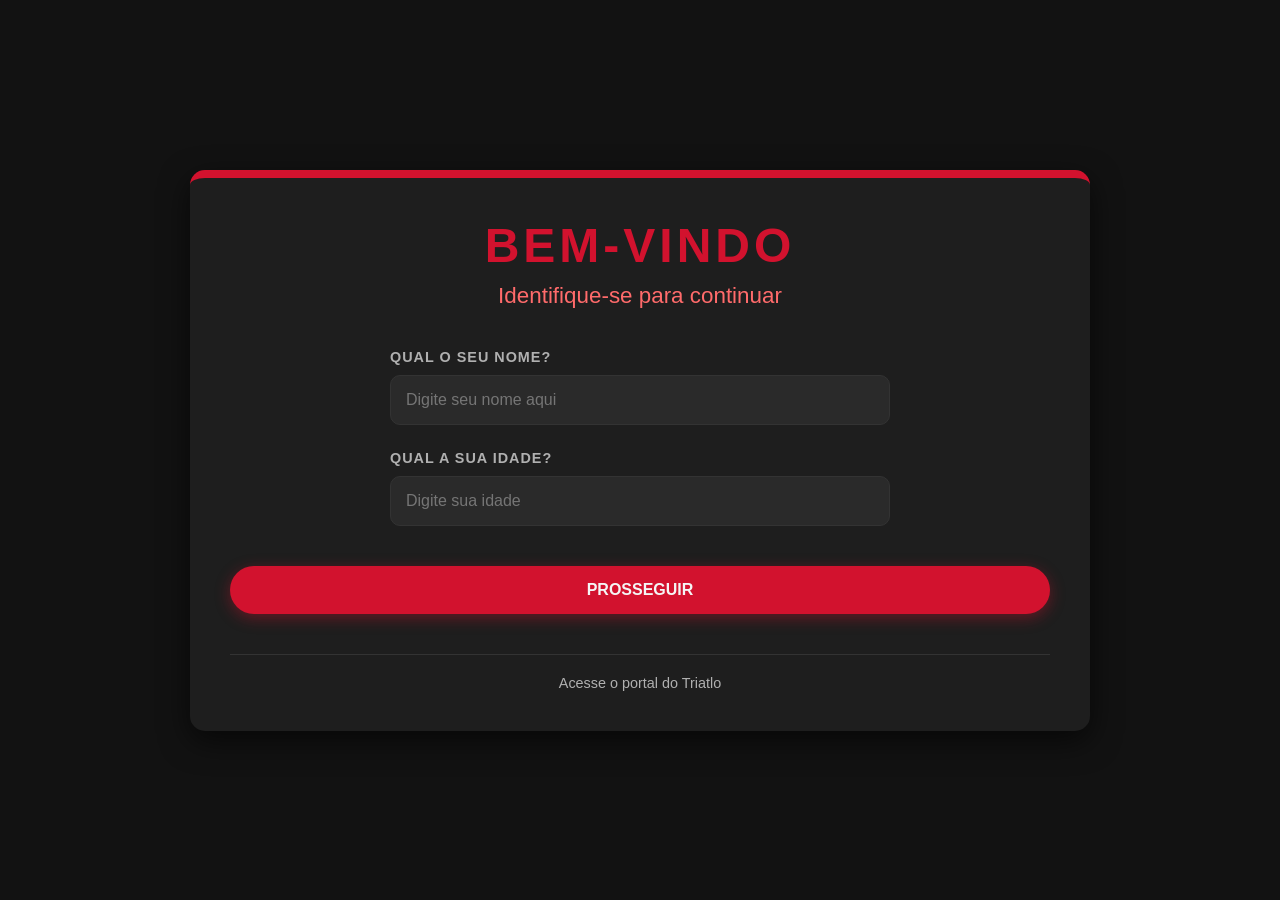
<file: index.html>
<!DOCTYPE html>
<html lang="pt-br">
<head>
    <meta charset="UTF-8">
    <meta name="viewport" content="width=device-width, initial-scale=1.0">
    <link rel="stylesheet" href="style.css">
    <link rel="shortcut icon" href="pngwing.com.ico" type="image/x-icon">
    <title>Triatlo</title>
</head>
<body>
    <div class="container">
        <!-- Saudação Personalizada -->
        <div id="saudacao" class="welcome-msg"></div>

        <header>
            <h1>TRIATLO</h1>
            <h2>O que é?</h2>
            <p class="description">O triatlo é um esporte de resistência que combina três modalidades contínuas:</p>
        </header>

        <main>
            <nav id="modalidades">
                <ul class="horizontal-list">
                    <li><a href="corrida.html">Corrida</a></li>
                    <li><a href="natacao.html">Natação</a></li>
                    <li><a href="ciclismo.html">Ciclismo</a></li>
                </ul>
            </nav>
        </main>

        <footer>
            <p>Desenvolvido por: <strong> <a href="https://github.com/brunokoficial" target="_blank" id="bruno">Bruno Kutcher</a></strong></p>
        </footer>
    </div>

    <script>
        // Recupera o nome do localStorage
        const nomeUsuario = localStorage.getItem('usuarioNome');
        const saudacaoDiv = document.getElementById('saudacao');

        if (nomeUsuario) {
            saudacaoDiv.innerHTML = `<p>Bem-vindo, <strong>${nomeUsuario}</strong>!</p>`;
        } else {
            // Se não houver nome (acesso direto), redireciona para a página de login
            window.location.href = 'acesso.html';
        }
    </script>
</body>
</html>
</file>
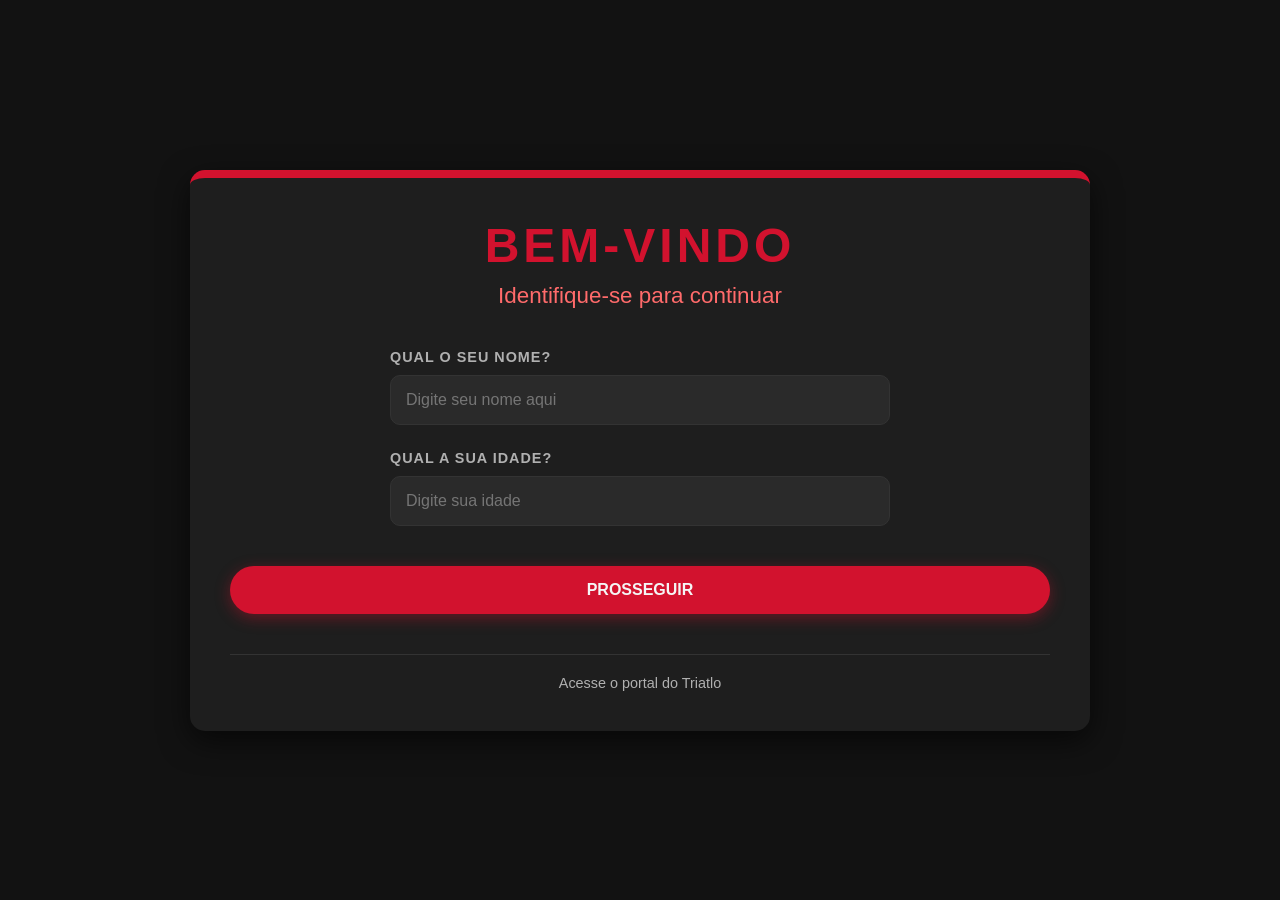
<file: acesso.html>
<!DOCTYPE html>
<html lang="pt-br">
<head>
    <meta charset="UTF-8">
    <meta name="viewport" content="width=device-width, initial-scale=1.0">
    <link rel="stylesheet" href="style.css">
    <title>Acesso - Triatlo</title>
</head>
<body>
    <div class="container">
        <header>
            <h1>BEM-VINDO</h1>
            <h2>Identifique-se para continuar</h2>
        </header>

        <main class="login-form">
            <div class="input-group">
                <label for="nome">Qual o seu nome?</label>
                <input type="text" id="nome" placeholder="Digite seu nome aqui" required>
            </div>
            
            <div class="input-group">
                <label for="idade">Qual a sua idade?</label>
                <input type="number" id="idade" placeholder="Digite sua idade" required>
            </div>

            <nav id="modalidades">
                <ul class="horizontal-list">
                    <li><a href="#" onclick="salvarAcesso(event)">Prosseguir</a></li>
                </ul>
            </nav>
        </main>

        <footer>
            <p>Acesse o portal do Triatlo</p>
        </footer>
    </div>

    <script>
        function salvarAcesso(event) {
            event.preventDefault();
            const nome = document.getElementById('nome').value;
            const idade = document.getElementById('idade').value;

            if (nome && idade) {
                // Salva no localStorage para usar na página index.html
                localStorage.setItem('usuarioNome', nome);
                localStorage.setItem('usuarioIdade', idade);
                
                // Redireciona para a página principal
                window.location.href = 'index.html';
            } else {
                alert('Por favor, preencha seu nome e idade.');
            }
        }
    </script>
</body>
</html>
</file>
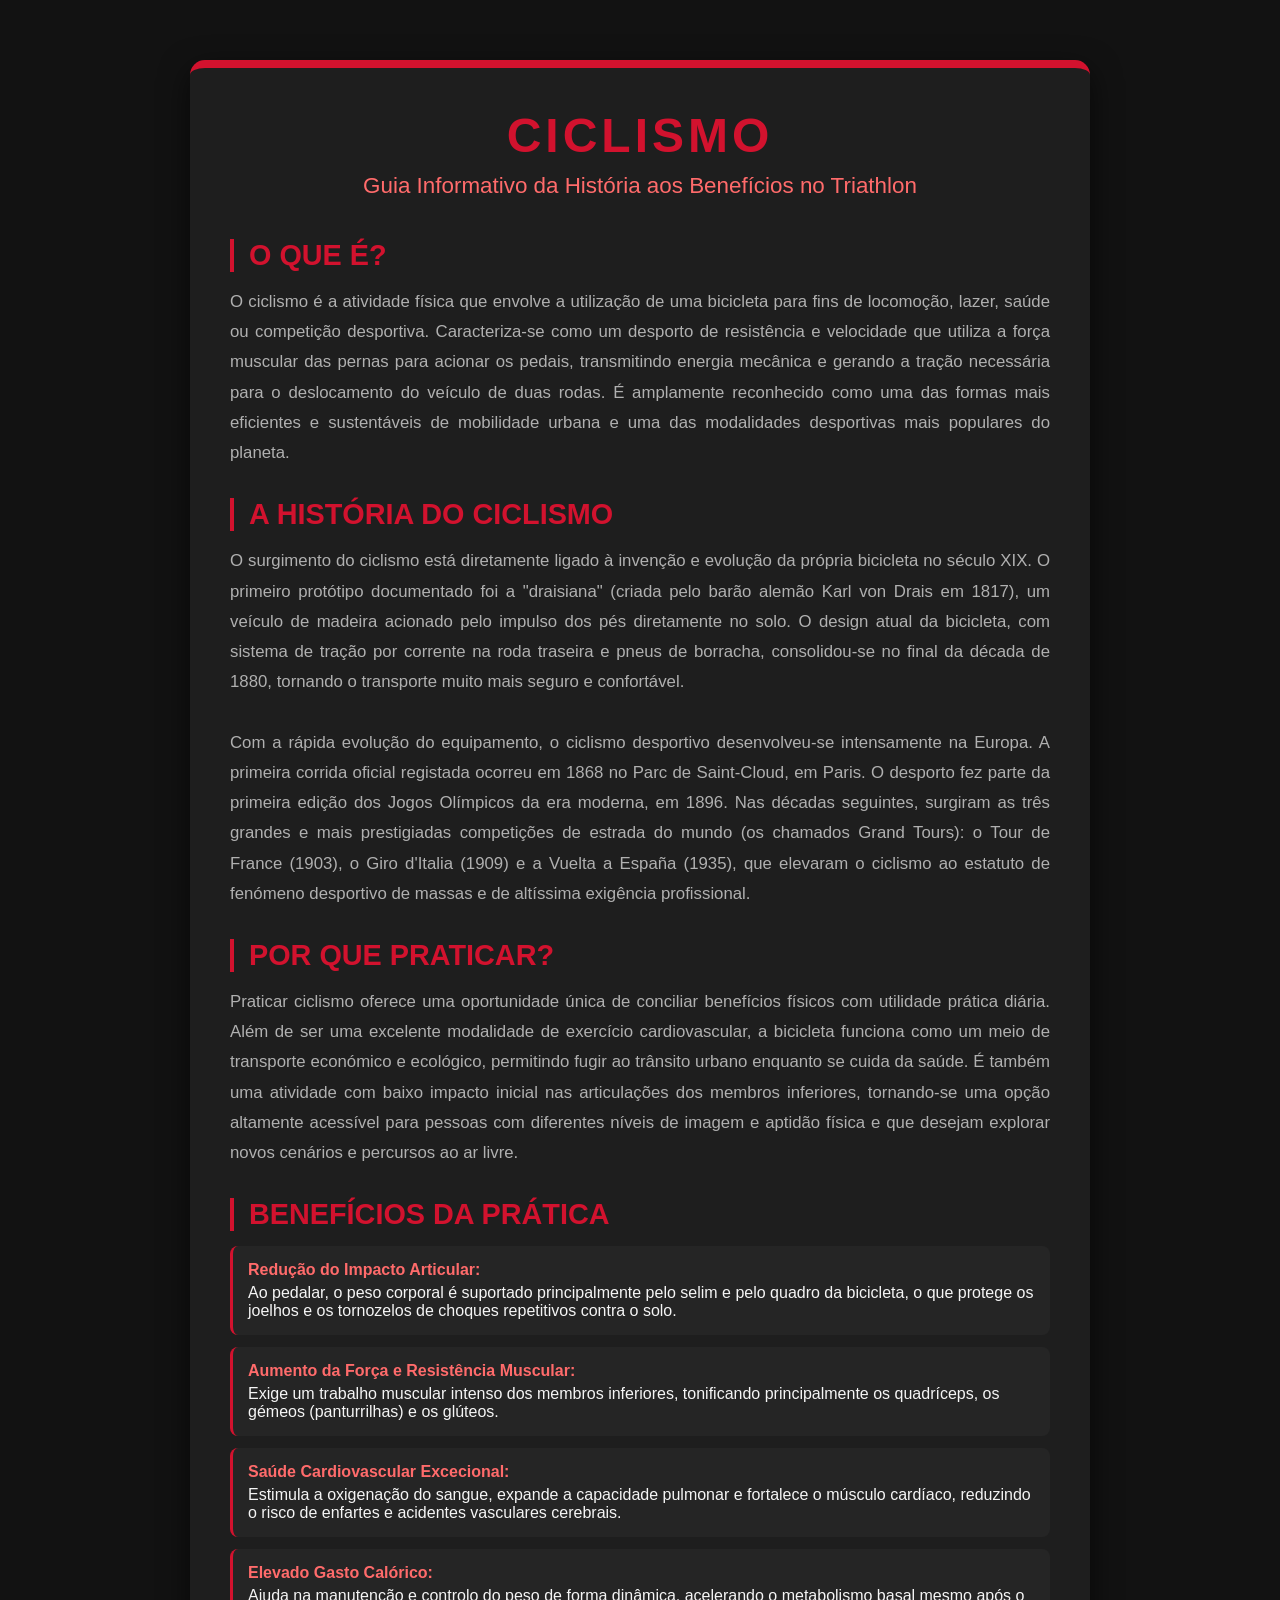
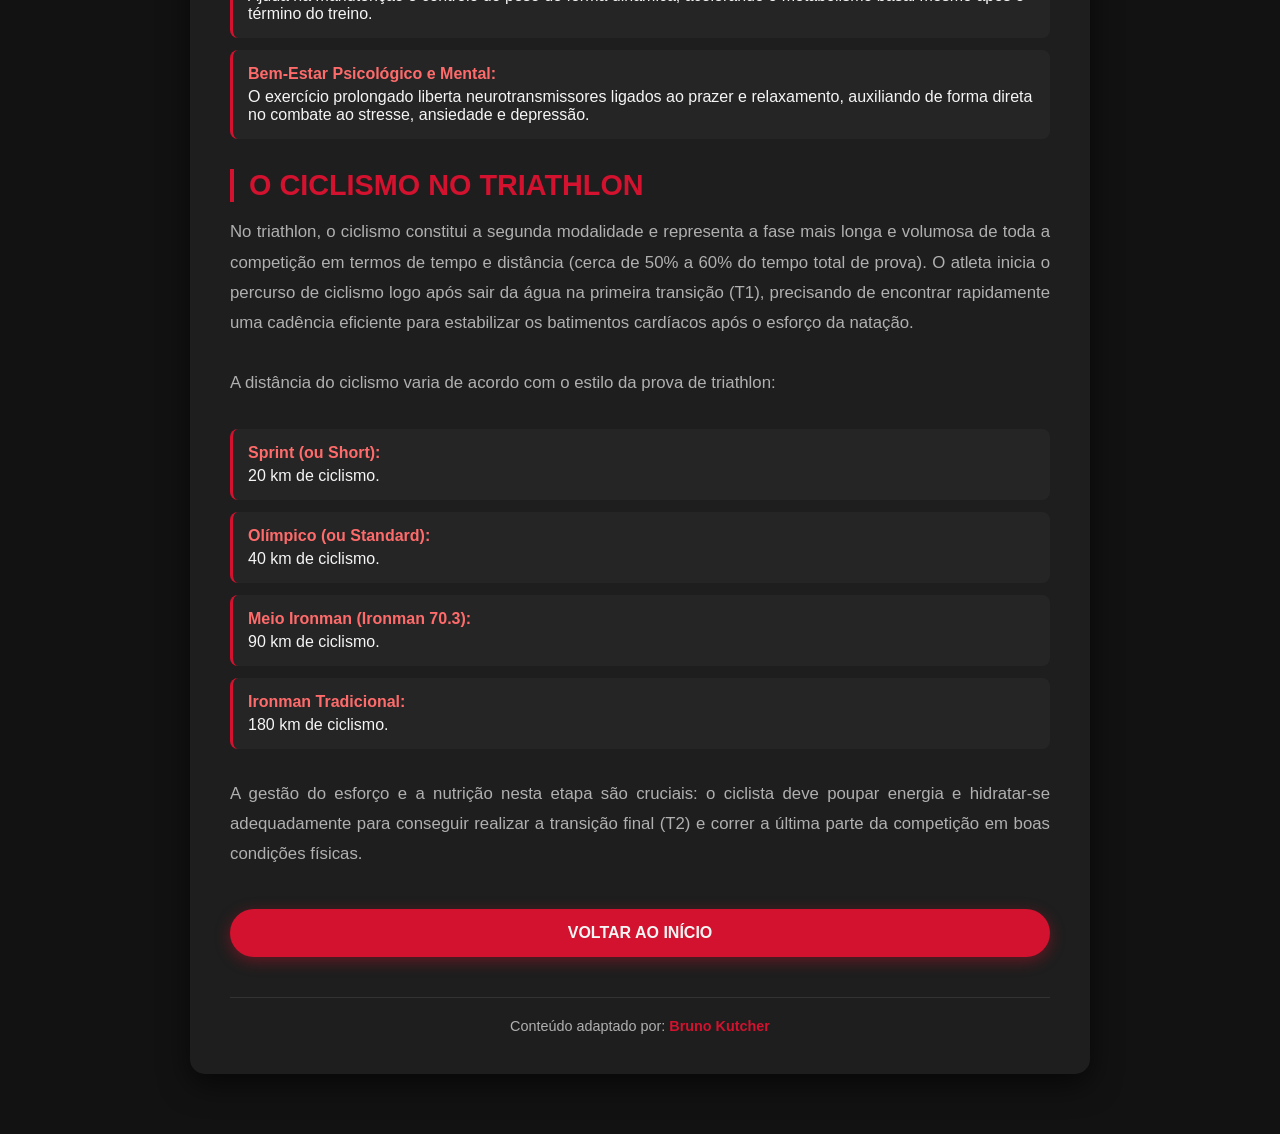
<file: ciclismo.html>
<!DOCTYPE html>
<html lang="pt-br">
<head>
    <meta charset="UTF-8">
    <meta name="viewport" content="width=device-width, initial-scale=1.0">
    <link rel="shortcut icon" href="pngwing.com.ico" type="image/x-icon">
     <link rel="stylesheet" href="style.css">
    <title>Ciclismo</title>
</head>
<body>
    <div class="container">
        <header>
            <h1>CICLISMO</h1>
            <h2>Guia Informativo da História aos Benefícios no Triathlon</h2>
        </header>

        <main class="content-text">
            <section>
                <h3>O que é?</h3>
                <p class="description">O ciclismo é a atividade física que envolve a utilização de uma bicicleta para fins de locomoção, lazer, saúde ou competição desportiva. Caracteriza-se como um desporto de resistência e velocidade que utiliza a força muscular das pernas para acionar os pedais, transmitindo energia mecânica e gerando a tração necessária para o deslocamento do veículo de duas rodas. É amplamente reconhecido como uma das formas mais eficientes e sustentáveis de mobilidade urbana e uma das modalidades desportivas mais populares do planeta.</p>
            </section>

            <section>
                <h3>A história do ciclismo</h3>
                <p class="description">O surgimento do ciclismo está diretamente ligado à invenção e evolução da própria bicicleta no século XIX. O primeiro protótipo documentado foi a "draisiana" (criada pelo barão alemão Karl von Drais em 1817), um veículo de madeira acionado pelo impulso dos pés diretamente no solo. O design atual da bicicleta, com sistema de tração por corrente na roda traseira e pneus de borracha, consolidou-se no final da década de 1880, tornando o transporte muito mais seguro e confortável.</p>
                <p class="description">Com a rápida evolução do equipamento, o ciclismo desportivo desenvolveu-se intensamente na Europa. A primeira corrida oficial registada ocorreu em 1868 no Parc de Saint-Cloud, em Paris. O desporto fez parte da primeira edição dos Jogos Olímpicos da era moderna, em 1896. Nas décadas seguintes, surgiram as três grandes e mais prestigiadas competições de estrada do mundo (os chamados Grand Tours): o Tour de France (1903), o Giro d'Italia (1909) e a Vuelta a España (1935), que elevaram o ciclismo ao estatuto de fenómeno desportivo de massas e de altíssima exigência profissional.</p>
            </section>

            <section>
                <h3>Por que praticar?</h3>
                <p class="description">Praticar ciclismo oferece uma oportunidade única de conciliar benefícios físicos com utilidade prática diária. Além de ser uma excelente modalidade de exercício cardiovascular, a bicicleta funciona como um meio de transporte económico e ecológico, permitindo fugir ao trânsito urbano enquanto se cuida da saúde. É também uma atividade com baixo impacto inicial nas articulações dos membros inferiores, tornando-se uma opção altamente acessível para pessoas com diferentes níveis de imagem e aptidão física e que desejam explorar novos cenários e percursos ao ar livre.</p>
            </section>

            <section>
                <h3>Benefícios da prática</h3>
                <ul class="benefits-list">
                    <li><strong>Redução do Impacto Articular:</strong> Ao pedalar, o peso corporal é suportado principalmente pelo selim e pelo quadro da bicicleta, o que protege os joelhos e os tornozelos de choques repetitivos contra o solo.</li>
                    <li><strong>Aumento da Força e Resistência Muscular:</strong> Exige um trabalho muscular intenso dos membros inferiores, tonificando principalmente os quadríceps, os gémeos (panturrilhas) e os glúteos.</li>
                    <li><strong>Saúde Cardiovascular Excecional:</strong> Estimula a oxigenação do sangue, expande a capacidade pulmonar e fortalece o músculo cardíaco, reduzindo o risco de enfartes e acidentes vasculares cerebrais.</li>
                    <li><strong>Elevado Gasto Calórico:</strong> Ajuda na manutenção e controlo do peso de forma dinâmica, acelerando o metabolismo basal mesmo após o término do treino.</li>
                    <li><strong>Bem-Estar Psicológico e Mental:</strong> O exercício prolongado liberta neurotransmissores ligados ao prazer e relaxamento, auxiliando de forma direta no combate ao stresse, ansiedade e depressão.</li>
                </ul>
            </section>

            <section>
                <h3>O ciclismo no triathlon</h3>
                <p class="description">No triathlon, o ciclismo constitui a segunda modalidade e representa a fase mais longa e volumosa de toda a competição em termos de tempo e distância (cerca de 50% a 60% do tempo total de prova). O atleta inicia o percurso de ciclismo logo após sair da água na primeira transição (T1), precisando de encontrar rapidamente uma cadência eficiente para estabilizar os batimentos cardíacos após o esforço da natação.</p>
                <p class="description">A distância do ciclismo varia de acordo com o estilo da prova de triathlon:</p>
                <ul class="distances-list">
                    <li><strong>Sprint (ou Short):</strong> 20 km de ciclismo.</li>
                    <li><strong>Olímpico (ou Standard):</strong> 40 km de ciclismo.</li>
                    <li><strong>Meio Ironman (Ironman 70.3):</strong> 90 km de ciclismo.</li>
                    <li><strong>Ironman Tradicional:</strong> 180 km de ciclismo.</li>
                </ul>
                <p class="description">A gestão do esforço e a nutrição nesta etapa são cruciais: o ciclista deve poupar energia e hidratar-se adequadamente para conseguir realizar a transição final (T2) e correr a última parte da competição em boas condições físicas.</p>
            </section>
        </main>

        <nav id="modalidades">
            <ul class="horizontal-list">
                <li><a href="index.html">Voltar ao Início</a></li>
            </ul>
        </nav>

        <footer>
            <p>Conteúdo adaptado por: <strong>Bruno Kutcher</strong></p>
        </footer>
    </div>
</body>
</html>
</file>
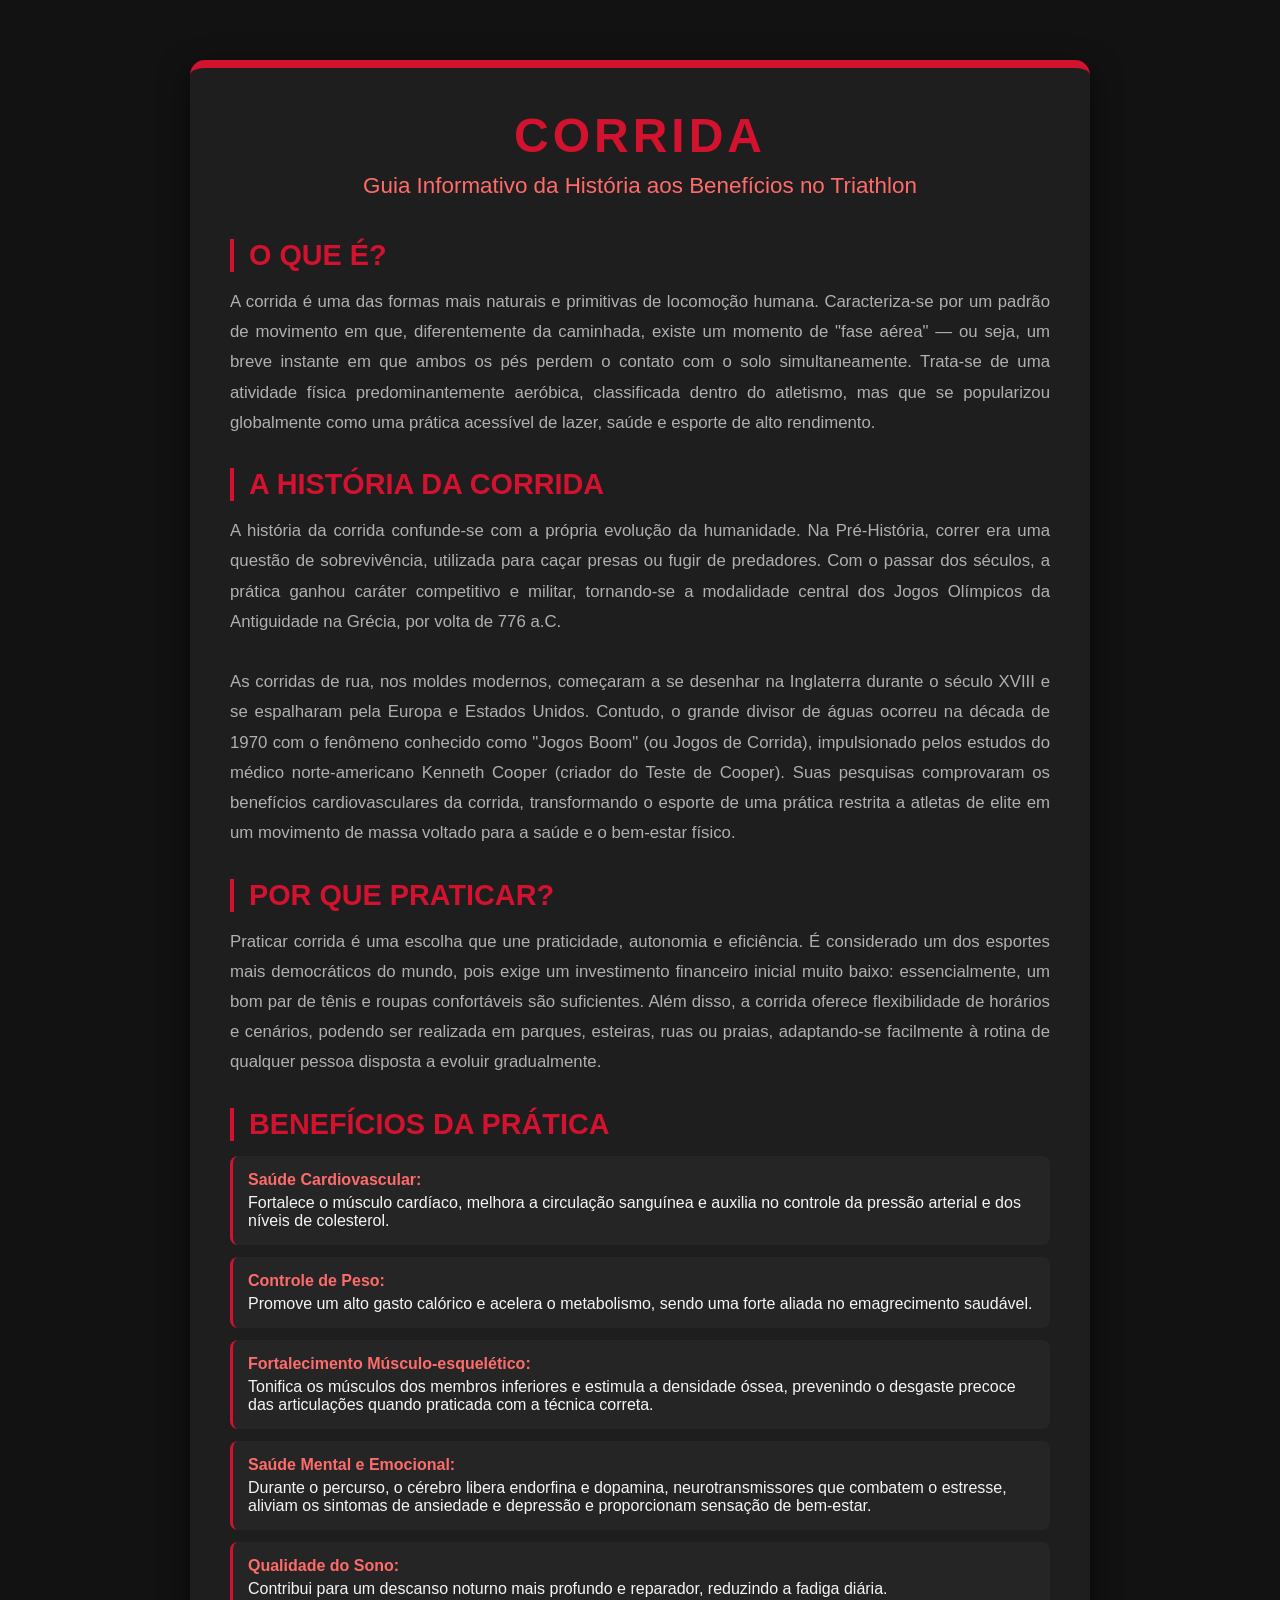
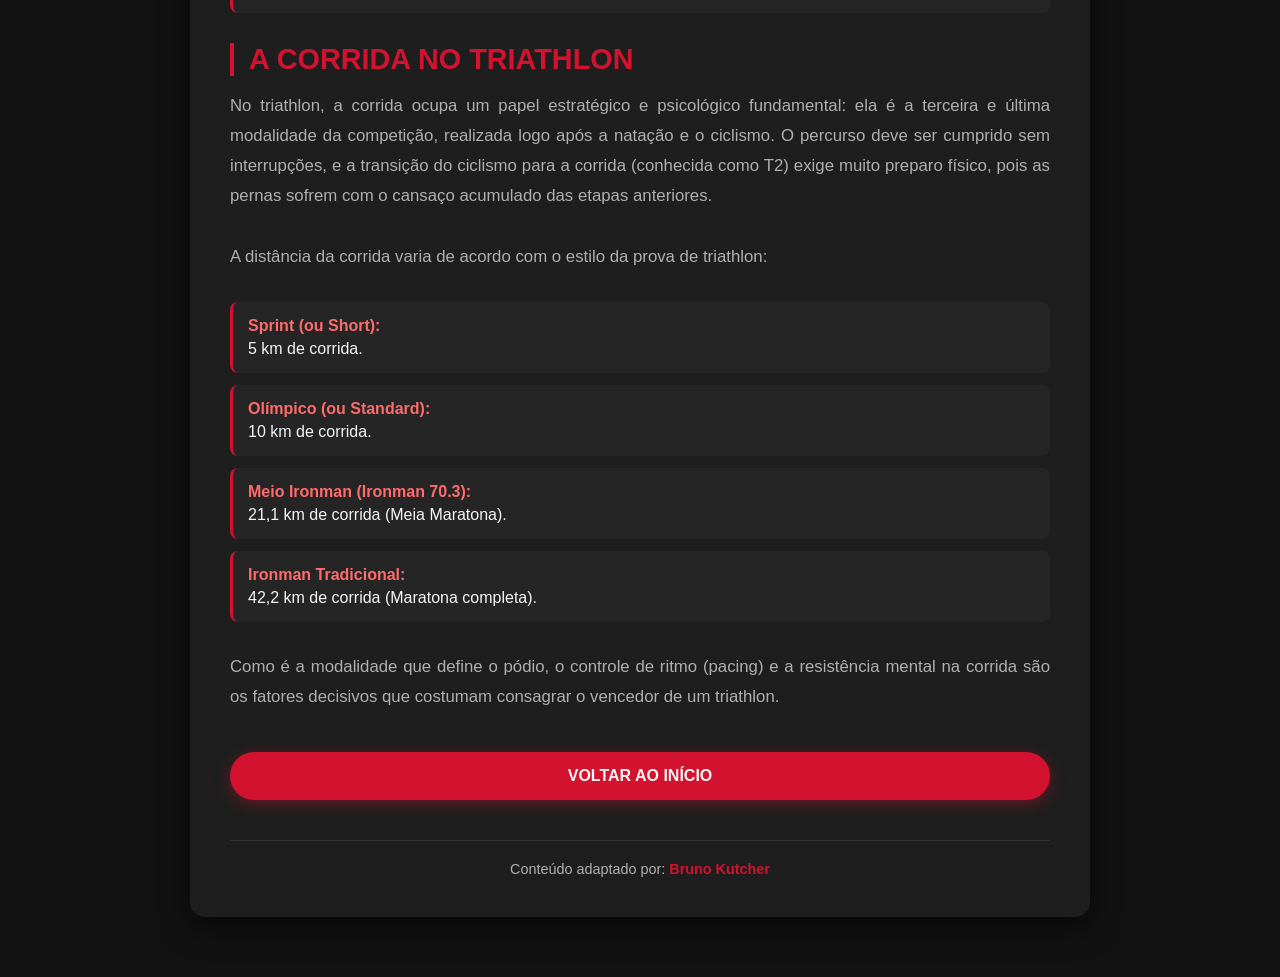
<file: corrida.html>
<!DOCTYPE html>
<html lang="pt-br">
<head>
    <meta charset="UTF-8">
    <meta name="viewport" content="width=device-width, initial-scale=1.0">
    <link rel="shortcut icon" href="pngwing.com.ico" type="image/x-icon">
    <link rel="stylesheet" href="style.css">
    <title>Corrida</title>
</head>
<body>
    <div class="container">
        <header>
            <h1>CORRIDA</h1>
            <h2>Guia Informativo da História aos Benefícios no Triathlon</h2>
        </header>

        <main class="content-text">
            <section>
                <h3>O que é?</h3>
                <p class="description">A corrida é uma das formas mais naturais e primitivas de locomoção humana. Caracteriza-se por um padrão de movimento em que, diferentemente da caminhada, existe um momento de "fase aérea" — ou seja, um breve instante em que ambos os pés perdem o contato com o solo simultaneamente. Trata-se de uma atividade física predominantemente aeróbica, classificada dentro do atletismo, mas que se popularizou globalmente como uma prática acessível de lazer, saúde e esporte de alto rendimento.</p>
            </section>

            <section>
                <h3>A história da corrida</h3>
                <p class="description">A história da corrida confunde-se com a própria evolução da humanidade. Na Pré-História, correr era uma questão de sobrevivência, utilizada para caçar presas ou fugir de predadores. Com o passar dos séculos, a prática ganhou caráter competitivo e militar, tornando-se a modalidade central dos Jogos Olímpicos da Antiguidade na Grécia, por volta de 776 a.C.</p>
                <p class="description">As corridas de rua, nos moldes modernos, começaram a se desenhar na Inglaterra durante o século XVIII e se espalharam pela Europa e Estados Unidos. Contudo, o grande divisor de águas ocorreu na década de 1970 com o fenômeno conhecido como "Jogos Boom" (ou Jogos de Corrida), impulsionado pelos estudos do médico norte-americano Kenneth Cooper (criador do Teste de Cooper). Suas pesquisas comprovaram os benefícios cardiovasculares da corrida, transformando o esporte de uma prática restrita a atletas de elite em um movimento de massa voltado para a saúde e o bem-estar físico.</p>
            </section>

            <section>
                <h3>Por que praticar?</h3>
                <p class="description">Praticar corrida é uma escolha que une praticidade, autonomia e eficiência. É considerado um dos esportes mais democráticos do mundo, pois exige um investimento financeiro inicial muito baixo: essencialmente, um bom par de tênis e roupas confortáveis são suficientes. Além disso, a corrida oferece flexibilidade de horários e cenários, podendo ser realizada em parques, esteiras, ruas ou praias, adaptando-se facilmente à rotina de qualquer pessoa disposta a evoluir gradualmente.</p>
            </section>

            <section>
                <h3>Benefícios da prática</h3>
                <ul class="benefits-list">
                    <li><strong>Saúde Cardiovascular:</strong> Fortalece o músculo cardíaco, melhora a circulação sanguínea e auxilia no controle da pressão arterial e dos níveis de colesterol.</li>
                    <li><strong>Controle de Peso:</strong> Promove um alto gasto calórico e acelera o metabolismo, sendo uma forte aliada no emagrecimento saudável.</li>
                    <li><strong>Fortalecimento Músculo-esquelético:</strong> Tonifica os músculos dos membros inferiores e estimula a densidade óssea, prevenindo o desgaste precoce das articulações quando praticada com a técnica correta.</li>
                    <li><strong>Saúde Mental e Emocional:</strong> Durante o percurso, o cérebro libera endorfina e dopamina, neurotransmissores que combatem o estresse, aliviam os sintomas de ansiedade e depressão e proporcionam sensação de bem-estar.</li>
                    <li><strong>Qualidade do Sono:</strong> Contribui para um descanso noturno mais profundo e reparador, reduzindo a fadiga diária.</li>
                </ul>
            </section>

            <section>
                <h3>A corrida no triathlon</h3>
                <p class="description">No triathlon, a corrida ocupa um papel estratégico e psicológico fundamental: ela é a terceira e última modalidade da competição, realizada logo após a natação e o ciclismo. O percurso deve ser cumprido sem interrupções, e a transição do ciclismo para a corrida (conhecida como T2) exige muito preparo físico, pois as pernas sofrem com o cansaço acumulado das etapas anteriores.</p>
                <p class="description">A distância da corrida varia de acordo com o estilo da prova de triathlon:</p>
                <ul class="distances-list">
                    <li><strong>Sprint (ou Short):</strong> 5 km de corrida.</li>
                    <li><strong>Olímpico (ou Standard):</strong> 10 km de corrida.</li>
                    <li><strong>Meio Ironman (Ironman 70.3):</strong> 21,1 km de corrida (Meia Maratona).</li>
                    <li><strong>Ironman Tradicional:</strong> 42,2 km de corrida (Maratona completa).</li>
                </ul>
                <p class="description">Como é a modalidade que define o pódio, o controle de ritmo (pacing) e a resistência mental na corrida são os fatores decisivos que costumam consagrar o vencedor de um triathlon.</p>
            </section>
        </main>

        <nav id="modalidades">
            <ul class="horizontal-list">
                <li><a href="index.html">Voltar ao Início</a></li>
            </ul>
        </nav>

        <footer>
            <p>Conteúdo adaptado por: <strong>Bruno Kutcher</strong></p>
        </footer>
    </div>
</body>
</html>
</file>
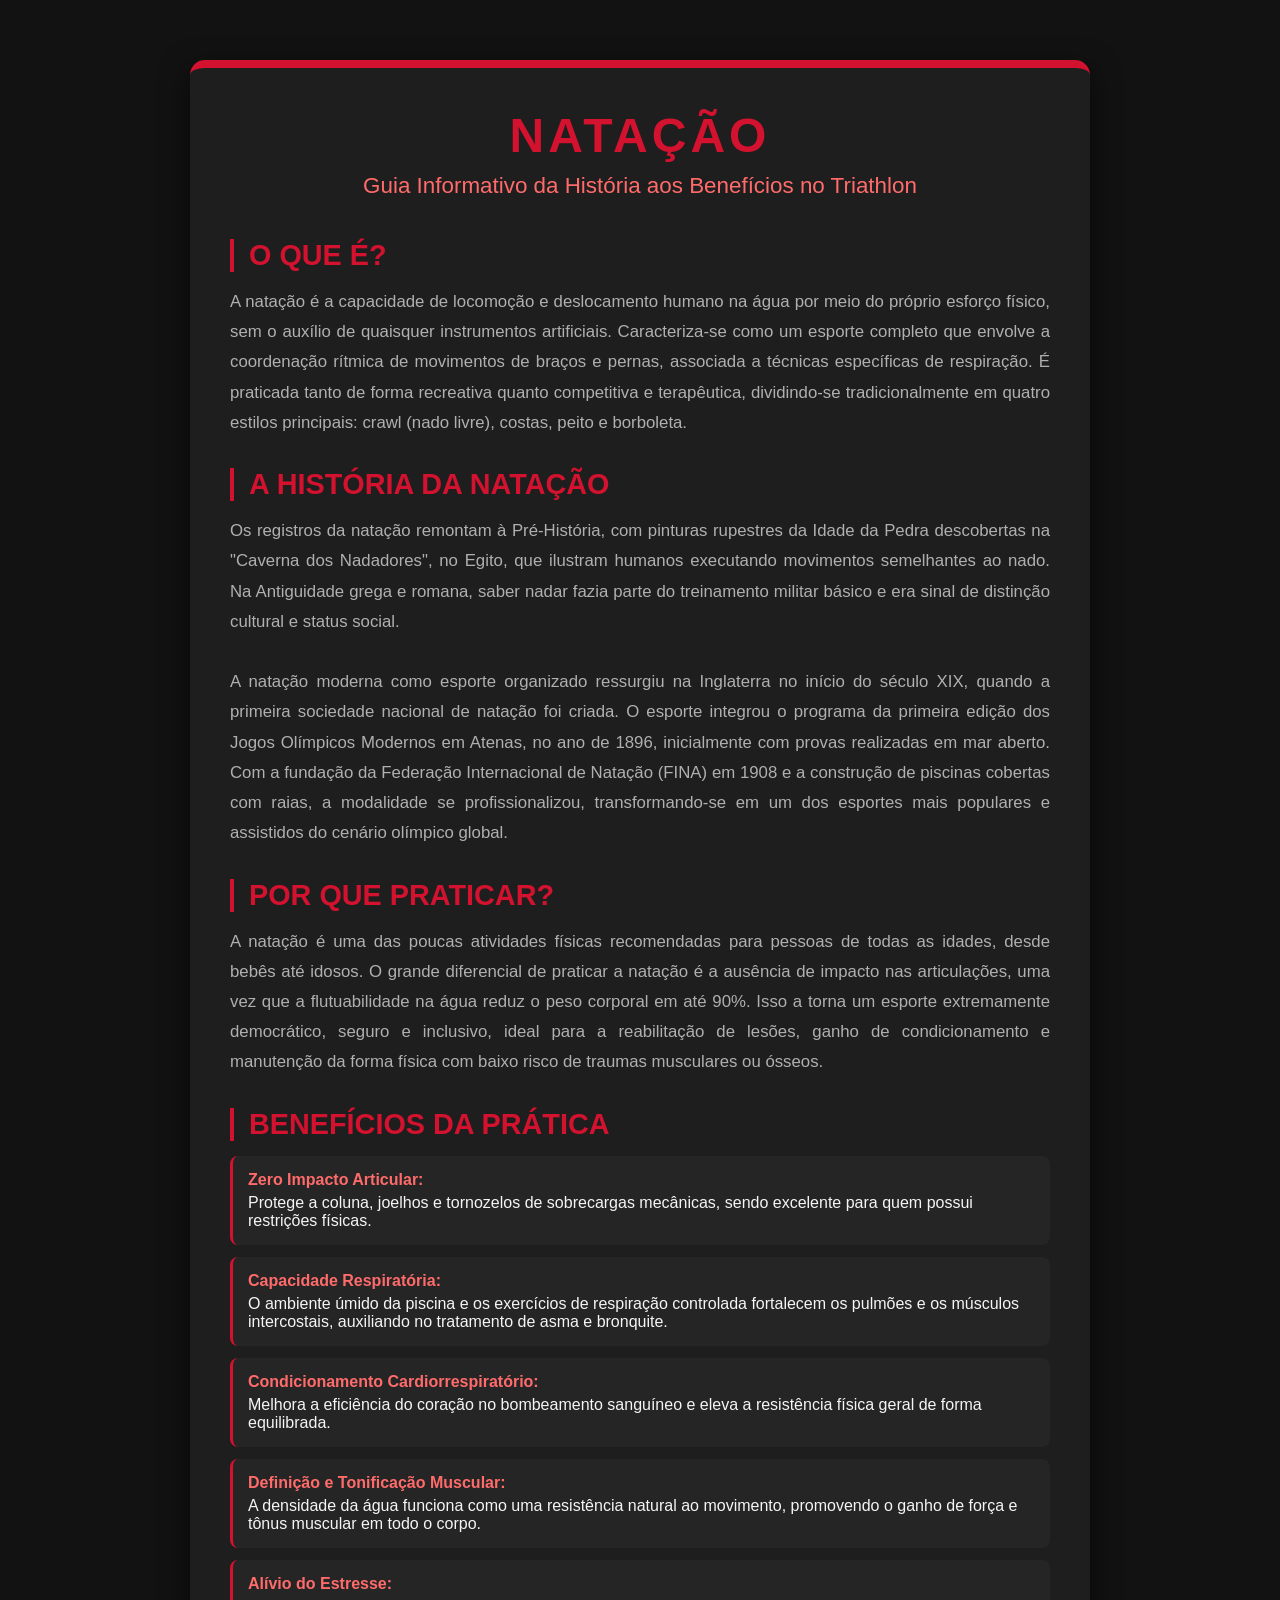
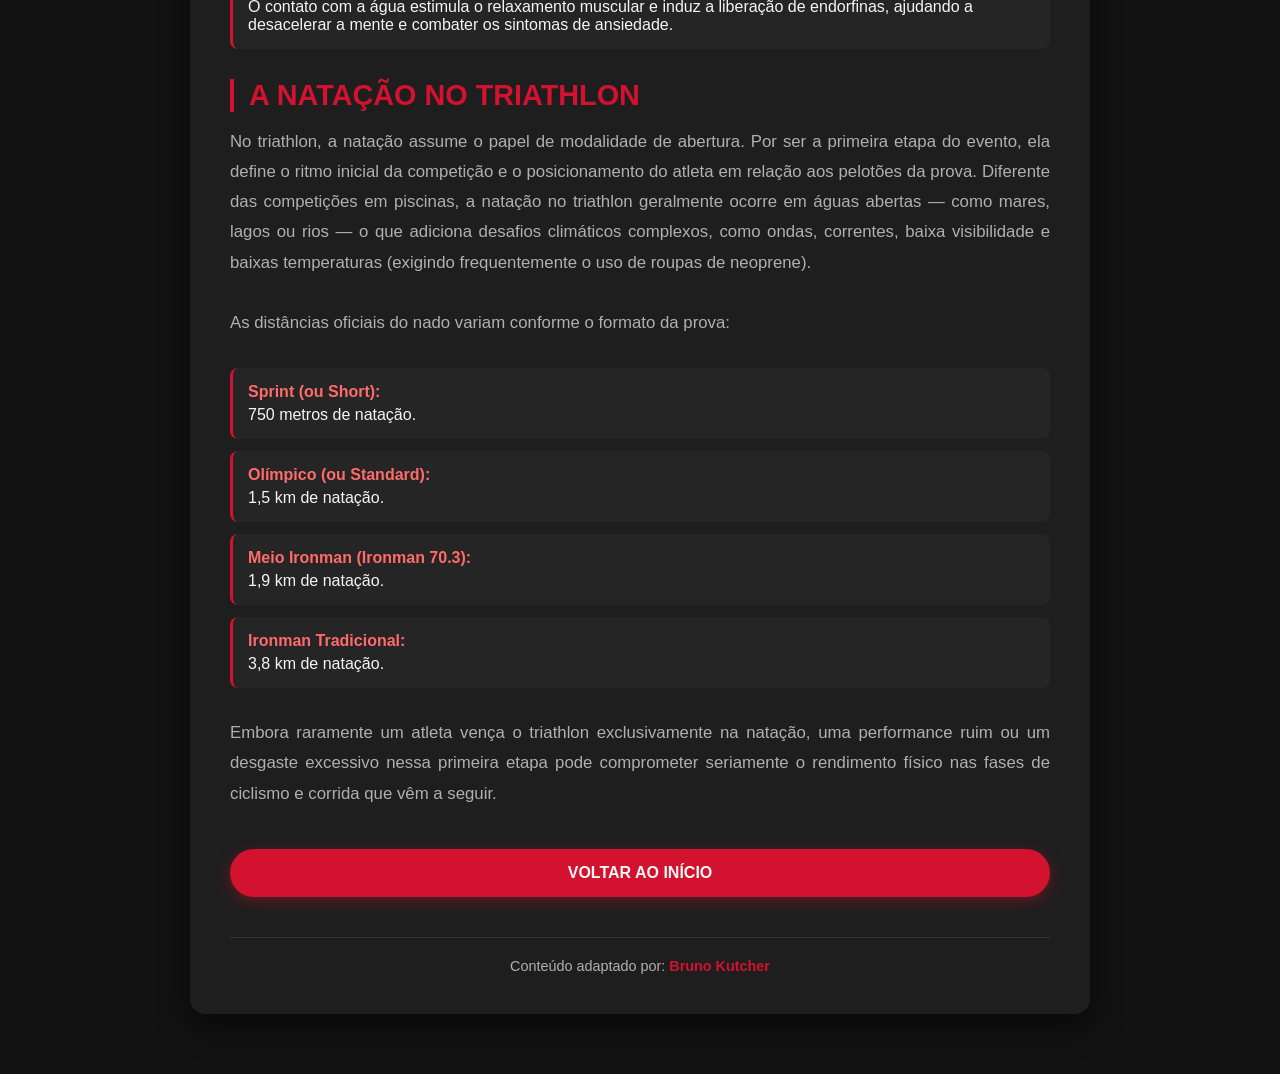
<file: natacao.html>
<!DOCTYPE html>
<html lang="pt-br">
<head>
    <meta charset="UTF-8">
    <meta name="viewport" content="width=device-width, initial-scale=1.0">
    <link rel="stylesheet" href="style.css">
    <title>Natação - Tudo Sobre a Modalidade</title>

    <link rel="shortcut icon" href="pngwing.com.ico" type="image/x-icon">
    <title>Natação</title>
</head>
<body>
    <div class="container">
        <header>
            <h1>NATAÇÃO</h1>
            <h2>Guia Informativo da História aos Benefícios no Triathlon</h2>
        </header>

        <main class="content-text">
            <section>
                <h3>O que é?</h3>
                <p class="description">A natação é a capacidade de locomoção e deslocamento humano na água por meio do próprio esforço físico, sem o auxílio de quaisquer instrumentos artificiais. Caracteriza-se como um esporte completo que envolve a coordenação rítmica de movimentos de braços e pernas, associada a técnicas específicas de respiração. É praticada tanto de forma recreativa quanto competitiva e terapêutica, dividindo-se tradicionalmente em quatro estilos principais: crawl (nado livre), costas, peito e borboleta.</p>
            </section>

            <section>
                <h3>A história da natação</h3>
                <p class="description">Os registros da natação remontam à Pré-História, com pinturas rupestres da Idade da Pedra descobertas na "Caverna dos Nadadores", no Egito, que ilustram humanos executando movimentos semelhantes ao nado. Na Antiguidade grega e romana, saber nadar fazia parte do treinamento militar básico e era sinal de distinção cultural e status social.</p>
                <p class="description">A natação moderna como esporte organizado ressurgiu na Inglaterra no início do século XIX, quando a primeira sociedade nacional de natação foi criada. O esporte integrou o programa da primeira edição dos Jogos Olímpicos Modernos em Atenas, no ano de 1896, inicialmente com provas realizadas em mar aberto. Com a fundação da Federação Internacional de Natação (FINA) em 1908 e a construção de piscinas cobertas com raias, a modalidade se profissionalizou, transformando-se em um dos esportes mais populares e assistidos do cenário olímpico global.</p>
            </section>

            <section>
                <h3>Por que praticar?</h3>
                <p class="description">A natação é uma das poucas atividades físicas recomendadas para pessoas de todas as idades, desde bebês até idosos. O grande diferencial de praticar a natação é a ausência de impacto nas articulações, uma vez que a flutuabilidade na água reduz o peso corporal em até 90%. Isso a torna um esporte extremamente democrático, seguro e inclusivo, ideal para a reabilitação de lesões, ganho de condicionamento e manutenção da forma física com baixo risco de traumas musculares ou ósseos.</p>
            </section>

            <section>
                <h3>Benefícios da prática</h3>
                <ul class="benefits-list">
                    <li><strong>Zero Impacto Articular:</strong> Protege a coluna, joelhos e tornozelos de sobrecargas mecânicas, sendo excelente para quem possui restrições físicas.</li>
                    <li><strong>Capacidade Respiratória:</strong> O ambiente úmido da piscina e os exercícios de respiração controlada fortalecem os pulmões e os músculos intercostais, auxiliando no tratamento de asma e bronquite.</li>
                    <li><strong>Condicionamento Cardiorrespiratório:</strong> Melhora a eficiência do coração no bombeamento sanguíneo e eleva a resistência física geral de forma equilibrada.</li>
                    <li><strong>Definição e Tonificação Muscular:</strong> A densidade da água funciona como uma resistência natural ao movimento, promovendo o ganho de força e tônus muscular em todo o corpo.</li>
                    <li><strong>Alívio do Estresse:</strong> O contato com a água estimula o relaxamento muscular e induz a liberação de endorfinas, ajudando a desacelerar a mente e combater os sintomas de ansiedade.</li>
                </ul>
            </section>

            <section>
                <h3>A natação no triathlon</h3>
                <p class="description">No triathlon, a natação assume o papel de modalidade de abertura. Por ser a primeira etapa do evento, ela define o ritmo inicial da competição e o posicionamento do atleta em relação aos pelotões da prova. Diferente das competições em piscinas, a natação no triathlon geralmente ocorre em águas abertas — como mares, lagos ou rios — o que adiciona desafios climáticos complexos, como ondas, correntes, baixa visibilidade e baixas temperaturas (exigindo frequentemente o uso de roupas de neoprene).</p>
                <p class="description">As distâncias oficiais do nado variam conforme o formato da prova:</p>
                <ul class="distances-list">
                    <li><strong>Sprint (ou Short):</strong> 750 metros de natação.</li>
                    <li><strong>Olímpico (ou Standard):</strong> 1,5 km de natação.</li>
                    <li><strong>Meio Ironman (Ironman 70.3):</strong> 1,9 km de natação.</li>
                    <li><strong>Ironman Tradicional:</strong> 3,8 km de natação.</li>
                </ul>
                <p class="description">Embora raramente um atleta vença o triathlon exclusivamente na natação, uma performance ruim ou um desgaste excessivo nessa primeira etapa pode comprometer seriamente o rendimento físico nas fases de ciclismo e corrida que vêm a seguir.</p>
            </section>
        </main>

        <nav id="modalidades">
            <ul class="horizontal-list">
                <li><a href="index.html">Voltar ao Início</a></li>
            </ul>
        </nav>

        <footer>
            <p>Conteúdo adaptado por: <strong>Bruno Kutcher</strong></p>
        </footer>
    </div>
</body>
</html>
</file>
<file: style.css>
/* Reset básico para garantir consistência entre navegadores */
* {
    margin: 0;
    padding: 0;
    box-sizing: border-box;
    font-family: 'Segoe UI', Tahoma, Geneva, Verdana, sans-serif;
}

:root {
    --primary-red: #D2122E;
    --dark-red: #8B0000;

    /* Tema escuro - style1 */
    --bg-dark: #121212;
    --card-dark: #1E1E1E;
    --card-hover: #2A2A2A;
    --text-light: #F5F5F5;
    --text-secondary: #B0B0B0;
    --border-color: #333;
}

body {
    background: var(--bg-dark);
    color: var(--text-light);
    display: flex;
    justify-content: center;
    align-items: center;
    min-height: 100vh;
    padding: 20px;
}

.container {
    background: var(--card-dark);
    width: 100%;
    max-width: 900px;
    padding: 40px;
    margin: 40px 0;
    border-radius: 15px;
    border-top: 8px solid var(--primary-red);
    box-shadow: 0 10px 30px rgba(0,0,0,.6);
    text-align: left;
}

header {
    text-align: center;
    margin-bottom: 40px;
}

header h1 {
    color: var(--primary-red);
    font-size: 3rem;
    letter-spacing: 4px;
    text-transform: uppercase;
    margin-bottom: 10px;
}

header h2 {
    color: #ff6b6b;
    font-size: 1.4rem;
    font-weight: 400;
    margin-bottom: 20px;
}

h3 {
    color: var(--primary-red);
    font-size: 1.8rem;
    margin: 30px 0 15px;
    border-left: 4px solid var(--primary-red);
    padding-left: 15px;
    text-transform: uppercase;
}

.description {
    color: var(--text-secondary);
    font-size: 1.05rem;
    line-height: 1.8;
    margin-bottom: 30px;
    text-align: justify;
}

/* Listas de Benefícios e Distâncias */
.benefits-list,
.distances-list {
    list-style: none;
    margin-bottom: 30px;
}

.benefits-list li,
.distances-list li {
    background: rgba(255,255,255,.03);
    margin-bottom: 12px;
    padding: 15px;
    border-radius: 8px;
    border-left: 3px solid var(--primary-red);
    transition: .3s;
}

.benefits-list li:hover,
.distances-list li:hover {
    background: var(--card-hover);
}

.benefits-list li strong,
.distances-list li strong {
    color: #ff6b6b;
    display: block;
    margin-bottom: 5px;
}

/* Navegação e Botões */
#modalidades {
    text-align: center;
    margin: 40px 0 30px;
}

.horizontal-list {
    display: flex;
    justify-content: center;
    gap: 20px;
    list-style: none;
}

.horizontal-list li {
    flex: 1;
    min-width: 150px;
}

.horizontal-list li a {
    display: block;
    padding: 15px 25px;
    text-align: center;
    text-decoration: none;
    text-transform: uppercase;
    font-weight: bold;
    color: var(--text-light);
    background: var(--primary-red);
    border-radius: 50px;
    transition: .3s;
    box-shadow: 0 4px 15px rgba(210,18,46,.4);
}

.horizontal-list li a:hover {
    background: var(--dark-red);
    transform: translateY(-3px);
    box-shadow: 0 6px 20px rgba(139,0,0,.6);
}

/* Estilos Específicos para Login/Formulário */
.login-form {
    margin: 30px 0;
    text-align: center;
}

.input-group {
    margin-bottom: 25px;
    text-align: left;
    max-width: 500px;
    margin-left: auto;
    margin-right: auto;
}

.input-group label {
    display: block;
    margin-bottom: 10px;
    color: var(--text-secondary);
    font-weight: bold;
    font-size: 0.9rem;
    text-transform: uppercase;
    letter-spacing: 1px;
}

.input-group input {
    width: 100%;
    padding: 15px;
    background-color: var(--card-hover);
    border: 1px solid var(--border-color);
    border-radius: 10px;
    color: var(--text-light);
    font-size: 1rem;
    outline: none;
    transition: all 0.3s;
}

.input-group input:focus {
    border-color: var(--primary-red);
    background-color: #333;
    box-shadow: 0 0 10px rgba(210, 18, 46, 0.2);
}

/* Saudação de Boas-vindas */
.welcome-msg {
    background-color: rgba(210, 18, 46, 0.1);
    padding: 12px 25px;
    border-radius: 50px;
    display: inline-block;
    margin-bottom: 30px;
    border: 1px solid rgba(210, 18, 46, 0.3);
    text-align: center;
    width: fit-content;
}

.welcome-msg p {
    margin: 0;
    color: var(--text-light);
    font-size: 1.1rem;
}

.welcome-msg strong {
    color: var(--primary-red);
}

/* Footer e Links */
a#bruno {
    color: var(--primary-red);
    text-decoration: none;
    transition: 0.3s;
}

a#bruno:hover {
    color: #ff6b6b;
    text-decoration: underline;
}

footer {
    text-align: center;
    margin-top: 40px;
    padding-top: 20px;
    border-top: 1px solid var(--border-color);
    color: var(--text-secondary);
    font-size: .9rem;
}

footer strong {
    color: var(--primary-red);
}

/* Responsividade */
@media (max-width: 600px) {
    .container {
        padding: 20px;
    }

    header h1 {
        font-size: 2.2rem;
    }

    header h2 {
        font-size: 1.2rem;
    }

    .horizontal-list {
        flex-direction: column;
        gap: 10px;
    }

    .horizontal-list li {
        min-width: auto;
    }
}
</file>
